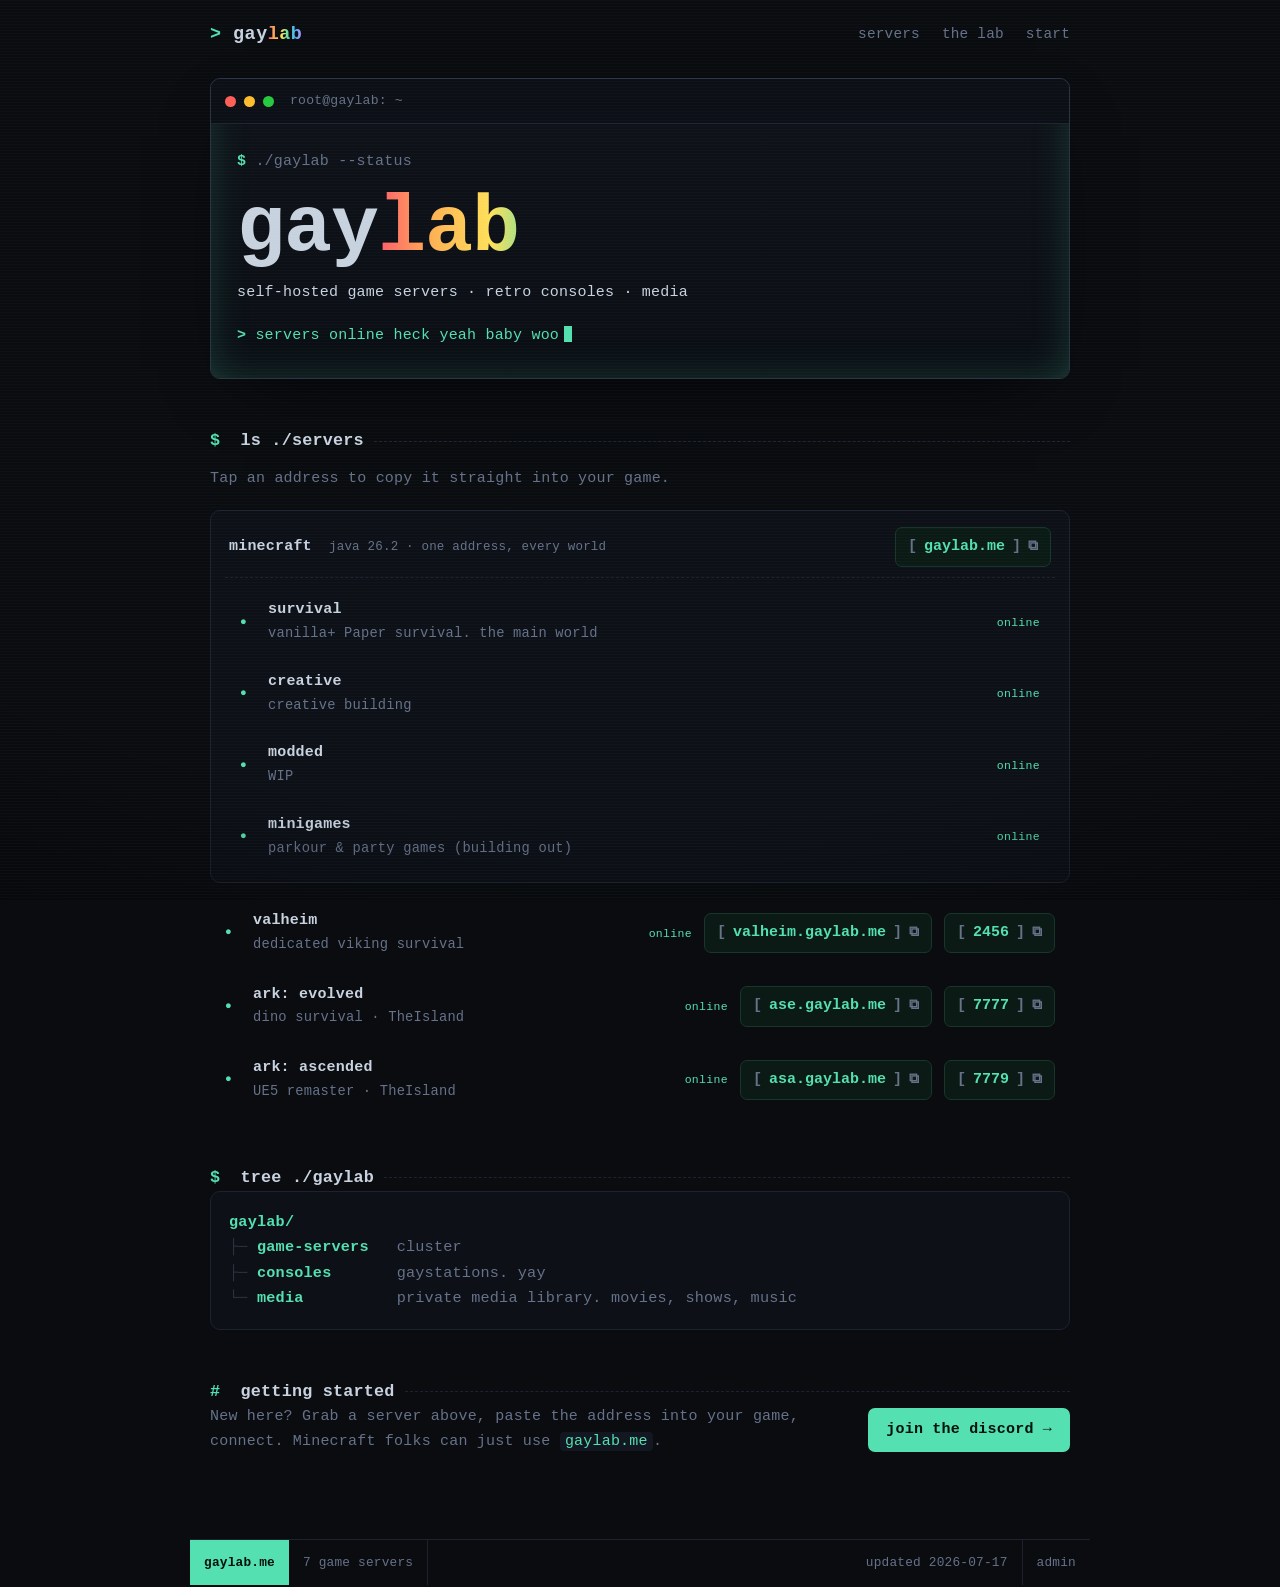
<file: index.html>
<!DOCTYPE html>
<html lang="en">
<head>
  <meta charset="utf-8" />
  <meta name="viewport" content="width=device-width, initial-scale=1" />
  <title>gaylab — self-hosted game servers, consoles &amp; media</title>
  <meta name="description" content="gaylab.me — a home-grown cluster running game servers, retro consoles, and a media library. Grab a server address and jump in." />
  <meta name="theme-color" content="#0a0c10" />
  <link rel="icon" href="favicon.svg" type="image/svg+xml" />
  <meta property="og:title" content="gaylab" />
  <meta property="og:description" content="Self-hosted game servers, retro consoles &amp; media." />
  <meta property="og:type" content="website" />
  <meta property="og:url" content="https://gaylab.me" />
  <link rel="stylesheet" href="style.css" />
</head>
<body>
  <a class="skip" href="#main">skip to content</a>
  <div class="scanlines" aria-hidden="true"></div>

  <header class="topbar">
    <a class="brand" href="./"><span class="prompt" aria-hidden="true">&gt;</span> gay<span class="grad">lab</span></a>
    <nav class="nav" aria-label="Primary">
      <a href="#servers">servers</a>
      <a href="#lab">the lab</a>
      <a href="#start">start</a>
    </nav>
  </header>

  <main id="main" class="wrap">
    <section class="term" aria-label="Intro">
      <div class="term-bar" aria-hidden="true">
        <span class="dot d-r"></span><span class="dot d-y"></span><span class="dot d-g"></span>
        <span class="term-title">root@gaylab: ~</span>
      </div>
      <div class="term-body">
        <p class="line"><span class="pr">$</span> ./gaylab --status</p>
        <h1 class="wordmark">gay<span class="grad">lab</span></h1>
        <p class="tag">self-hosted game servers &middot; retro consoles &middot; media</p>
        <p class="line boot" id="status-banner"><span class="pr">&gt;</span> <span id="boot-text">online</span><span class="cursor" aria-hidden="true"></span></p>
      </div>
    </section>

    <section id="servers" class="block">
      <h2 class="head"><span class="pr">$</span>&nbsp;ls ./servers<span class="rule" aria-hidden="true"></span></h2>
      <p class="note">Tap an address to copy it straight into your game.</p>
      <div id="minecraft"></div>
      <div id="games" class="rows"></div>
    </section>

    <section id="lab" class="block">
      <h2 class="head"><span class="pr">$</span>&nbsp;tree ./gaylab<span class="rule" aria-hidden="true"></span></h2>
      <div id="lab-tree" class="tree"></div>
    </section>

    <section id="start" class="block">
      <h2 class="head"><span class="pr">#</span>&nbsp;getting started<span class="rule" aria-hidden="true"></span></h2>
      <div class="startgrid">
        <p class="note">New here? Grab a server above, paste the address into your game, connect. Minecraft folks can just use <code>gaylab.me</code>.</p>
        <a class="btn" id="discord-link" href="https://discord.gg/87yQPrNyu" hidden>join the discord &rarr;</a>
      </div>
    </section>
  </main>

  <footer class="statusline" aria-label="Status">
    <span class="seg seg-accent">gaylab.me</span>
    <span class="seg" id="seg-count">&mdash; servers</span>
    <span class="seg push" id="seg-updated">updated &mdash;</span>
    <span class="seg seg-admin"><a id="admin-link" href="#">admin</a></span>
  </footer>

  <div id="toast" class="toast" role="status" aria-live="polite"></div>

  <script src="data.js"></script>
  <script src="app.js"></script>
</body>
</html>
</file>
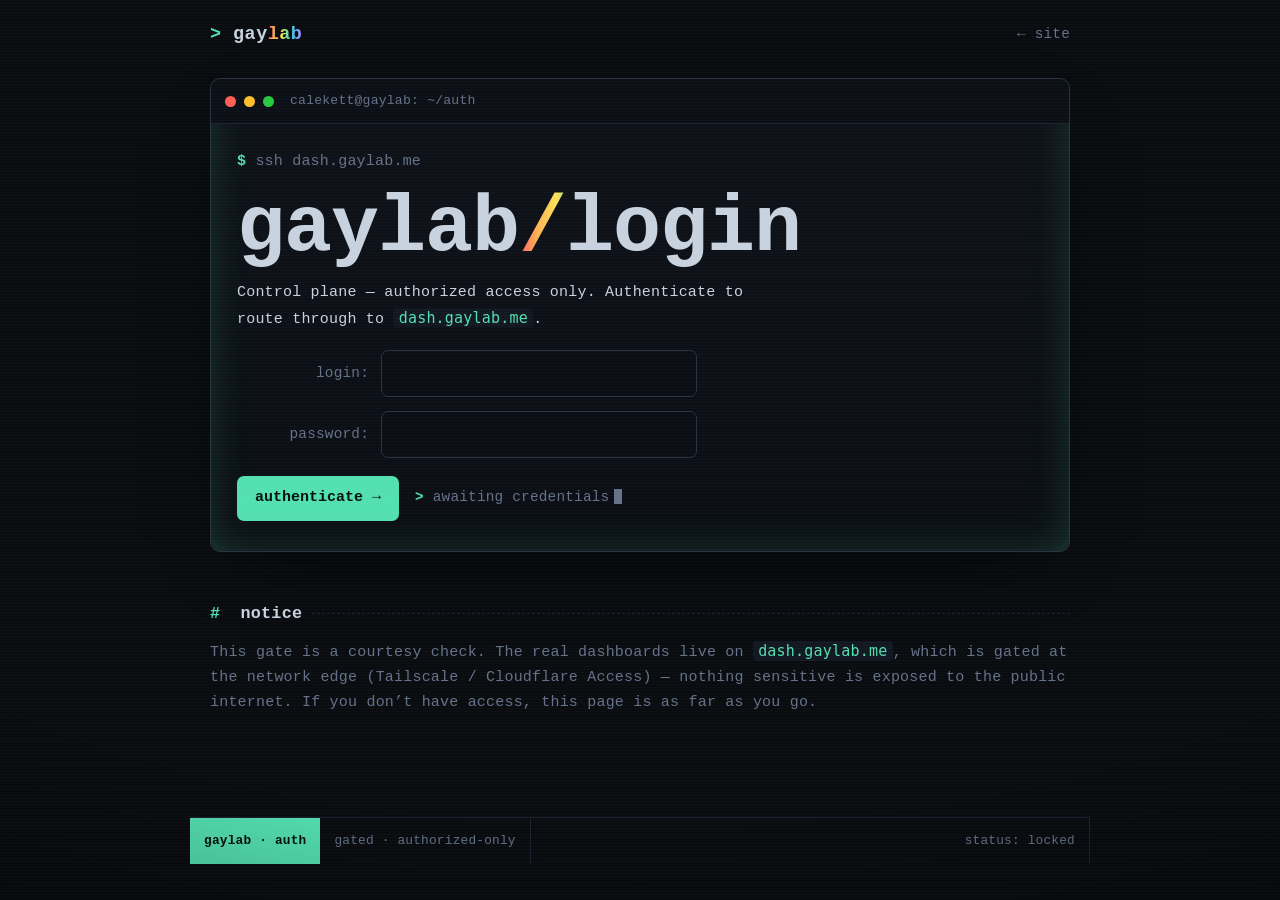
<file: dash/index.html>
<!DOCTYPE html>
<html lang="en">
<head>
  <meta charset="utf-8" />
  <meta name="viewport" content="width=device-width, initial-scale=1" />
  <title>gaylab — control plane login</title>
  <meta name="description" content="GayLab control plane — authorized access only." />
  <meta name="theme-color" content="#0a0c10" />
  <meta name="robots" content="noindex, nofollow" />
  <meta name="referrer" content="no-referrer" />
  <link rel="icon" href="../favicon.svg" type="image/svg+xml" />
  <link rel="stylesheet" href="../style.css" />
</head>
<body>
  <a class="skip" href="#main">skip to content</a>
  <div class="scanlines" aria-hidden="true"></div>

  <header class="topbar">
    <a class="brand" href="/"><span class="prompt" aria-hidden="true">&gt;</span> gay<span class="grad">lab</span></a>
    <nav class="nav" aria-label="Primary"><a href="/">&larr; site</a></nav>
  </header>

  <main id="main" class="wrap">
    <section class="term" aria-label="Login">
      <div class="term-bar" aria-hidden="true">
        <span class="dot d-r"></span><span class="dot d-y"></span><span class="dot d-g"></span>
        <span class="term-title">calekett@gaylab: ~/auth</span>
      </div>
      <div class="term-body">
        <p class="line"><span class="pr">$</span> ssh dash.gaylab.me</p>
        <h1 class="wordmark">gaylab<span class="grad">/</span>login</h1>
        <p class="tag">Control plane &mdash; authorized access only. Authenticate to route through to <code>dash.gaylab.me</code>.</p>

        <!-- method=post + onsubmit=return false: fail-safe so a plaintext password can never
             land in the URL/history if auth.js ever fails to attach its submit handler. -->
        <form class="auth" id="auth-form" method="post" autocomplete="off" novalidate onsubmit="return false">
          <div class="field">
            <label class="k" for="u">login:</label>
            <input id="u" name="u" type="text" inputmode="text"
                   autocomplete="username" autocapitalize="off" autocorrect="off"
                   spellcheck="false" required aria-describedby="auth-stat" />
          </div>
          <div class="field">
            <label class="k" for="p">password:</label>
            <input id="p" name="p" type="password"
                   autocomplete="current-password" required aria-describedby="auth-stat" />
          </div>
          <div class="authrow">
            <button class="btn" type="submit" id="auth-go">authenticate &rarr;</button>
            <p class="authstat" id="auth-stat" role="status" aria-live="polite">
              <span class="pr">&gt;</span> awaiting credentials<span class="cursor" aria-hidden="true"></span>
            </p>
          </div>
        </form>
      </div>
    </section>

    <section class="block">
      <h2 class="head"><span class="pr">#</span>&nbsp;notice<span class="rule" aria-hidden="true"></span></h2>
      <p class="note">This gate is a courtesy check. The real dashboards live on <code>dash.gaylab.me</code>,
        which is gated at the network edge (Tailscale / Cloudflare Access) &mdash; nothing sensitive is
        exposed to the public internet. If you don&rsquo;t have access, this page is as far as you go.</p>
    </section>
  </main>

  <footer class="statusline" aria-label="Status">
    <span class="seg seg-accent">gaylab &middot; auth</span>
    <span class="seg">gated &middot; authorized-only</span>
    <span class="seg push">status: locked</span>
  </footer>

  <script src="auth.js"></script>
</body>
</html>
</file>
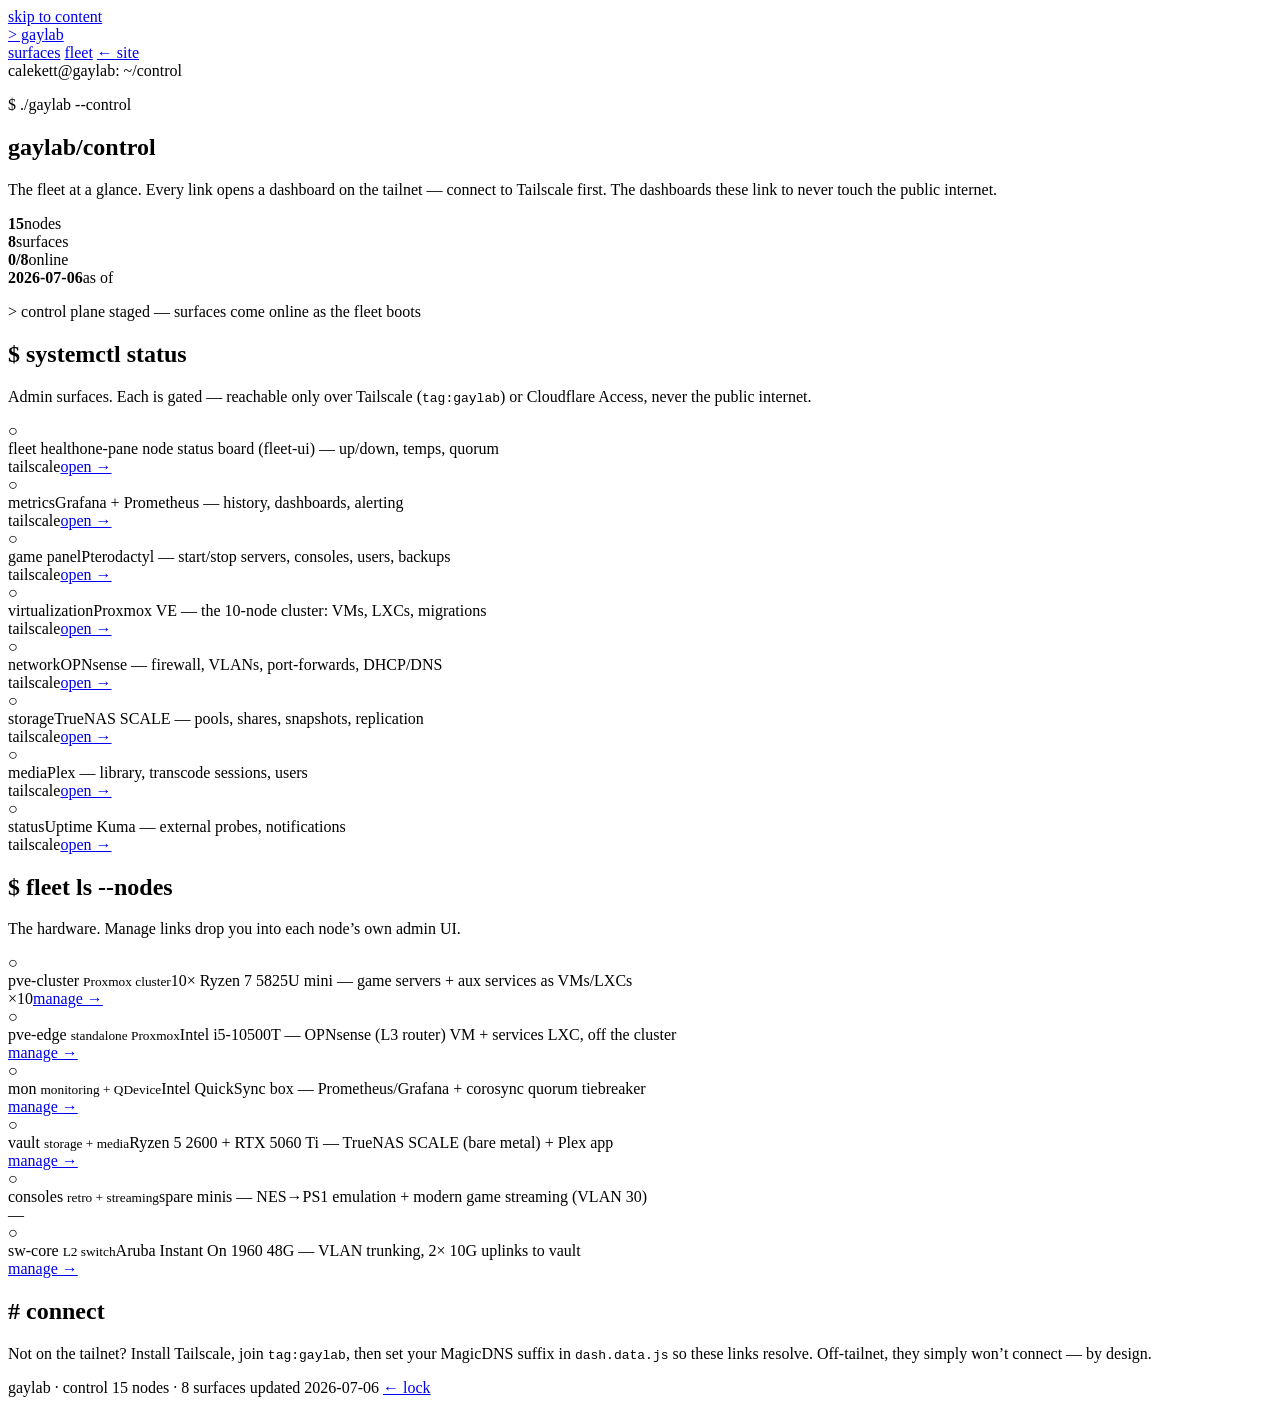
<file: dash/console/index.html>
<!DOCTYPE html>
<html lang="en">
<head>
  <meta charset="utf-8" />
  <meta name="viewport" content="width=device-width, initial-scale=1" />
  <title>gaylab control plane</title>
  <meta name="description" content="GayLab fleet control plane — private, gated at the edge." />
  <meta name="theme-color" content="#0a0c10" />
  <meta name="robots" content="noindex, nofollow" />
  <meta name="referrer" content="no-referrer" />
  <!-- Assets are absolute so the hub stays themed whether it's served at
       gaylab.me/dash/console/ (preview) or at the dash.gaylab.me root (real). -->
  <link rel="icon" href="https://gaylab.me/favicon.svg" type="image/svg+xml" />
  <link rel="stylesheet" href="https://gaylab.me/style.css" />
</head>
<body>
  <a class="skip" href="#main">skip to content</a>
  <div class="scanlines" aria-hidden="true"></div>

  <header class="topbar">
    <a class="brand" href="https://gaylab.me/"><span class="prompt" aria-hidden="true">&gt;</span> gay<span class="grad">lab</span></a>
    <nav class="nav" aria-label="Primary">
      <a href="#surfaces">surfaces</a>
      <a href="#fleet">fleet</a>
      <a href="https://gaylab.me/">&larr; site</a>
    </nav>
  </header>

  <main id="main" class="wrap">
    <section class="term" aria-label="Control plane">
      <div class="term-bar" aria-hidden="true">
        <span class="dot d-r"></span><span class="dot d-y"></span><span class="dot d-g"></span>
        <span class="term-title">calekett@gaylab: ~/control</span>
      </div>
      <div class="term-body">
        <p class="line"><span class="pr">$</span> ./gaylab --control</p>
        <h1 class="wordmark">gaylab<span class="grad">/</span>control</h1>
        <p class="tag">The fleet at a glance. Every link opens a dashboard on the tailnet &mdash; connect to
          Tailscale first. The dashboards these link to never touch the public internet.</p>
        <div class="statgrid" id="stats"></div>
        <p class="line boot" id="status-banner"><span class="pr">&gt;</span> <span id="boot-text">booting</span><span class="cursor" aria-hidden="true"></span></p>
      </div>
    </section>

    <section id="surfaces" class="block">
      <h2 class="head"><span class="pr">$</span>&nbsp;systemctl status<span class="rule" aria-hidden="true"></span></h2>
      <p class="note">Admin surfaces. Each is gated &mdash; reachable only over Tailscale (<code>tag:gaylab</code>) or Cloudflare Access, never the public internet.</p>
      <div class="rows" id="services"></div>
    </section>

    <section id="fleet" class="block">
      <h2 class="head"><span class="pr">$</span>&nbsp;fleet ls --nodes<span class="rule" aria-hidden="true"></span></h2>
      <p class="note">The hardware. Manage links drop you into each node&rsquo;s own admin UI.</p>
      <div class="rows" id="nodes"></div>
    </section>

    <section class="block">
      <h2 class="head"><span class="pr">#</span>&nbsp;connect<span class="rule" aria-hidden="true"></span></h2>
      <p class="note">Not on the tailnet? Install Tailscale, join <code>tag:gaylab</code>, then set your MagicDNS
        suffix in <code>dash.data.js</code> so these links resolve. Off-tailnet, they simply won&rsquo;t connect &mdash; by design.</p>
    </section>
  </main>

  <footer class="statusline" aria-label="Status">
    <span class="seg seg-accent">gaylab &middot; control</span>
    <span class="seg" id="seg-nodes">&mdash;</span>
    <span class="seg push" id="seg-updated">updated &mdash;</span>
    <span class="seg seg-admin"><a href="https://gaylab.me/dash/">&larr; lock</a></span>
  </footer>

  <script src="dash.data.js"></script>
  <script src="dash.app.js"></script>
</body>
</html>
</file>
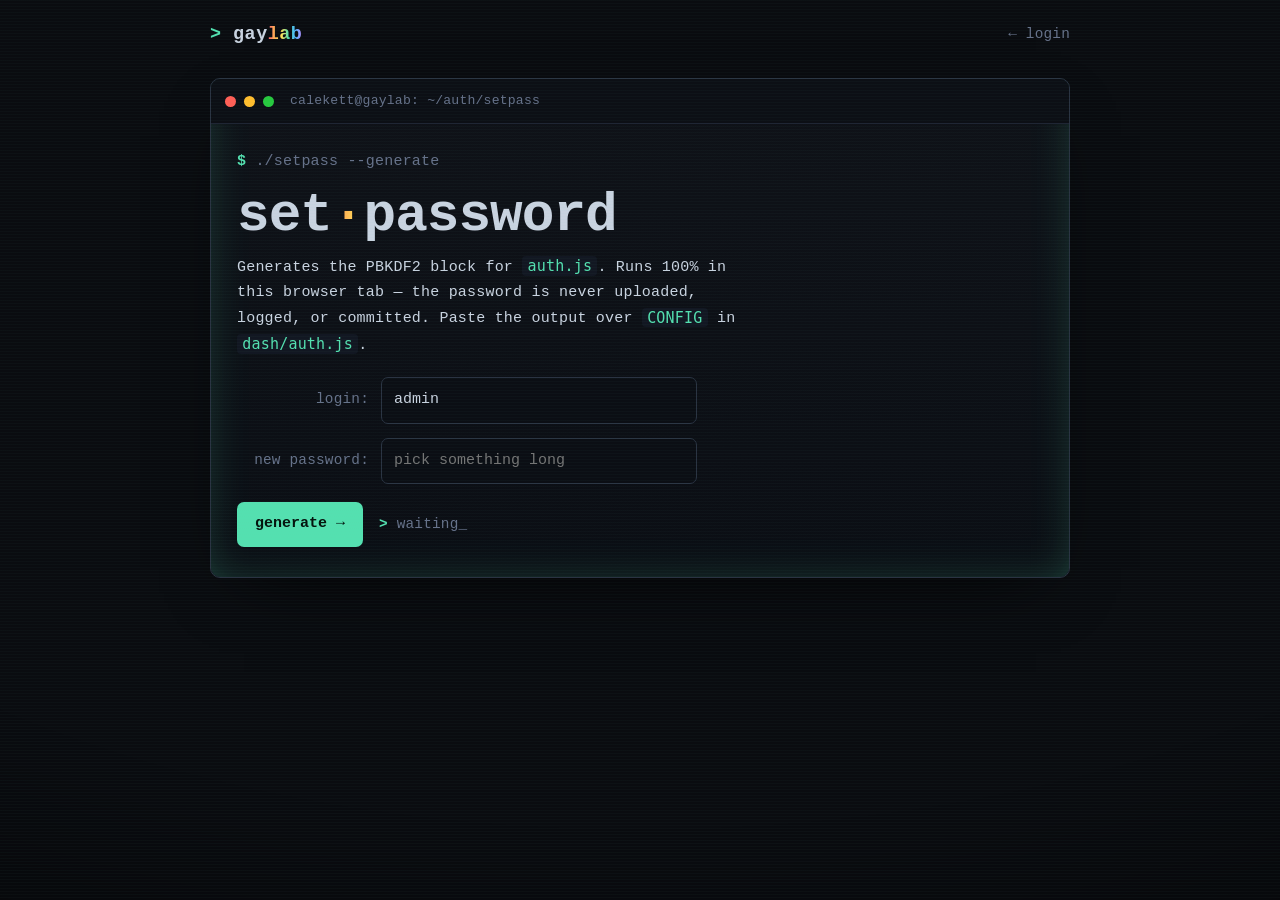
<file: dash/setpass.html>
<!DOCTYPE html>
<html lang="en">
<head>
  <meta charset="utf-8" />
  <meta name="viewport" content="width=device-width, initial-scale=1" />
  <title>gaylab — set login password</title>
  <meta name="robots" content="noindex, nofollow" />
  <meta name="referrer" content="no-referrer" />
  <link rel="icon" href="../favicon.svg" type="image/svg+xml" />
  <link rel="stylesheet" href="../style.css" />
</head>
<body>
  <div class="scanlines" aria-hidden="true"></div>

  <header class="topbar">
    <a class="brand" href="/"><span class="prompt" aria-hidden="true">&gt;</span> gay<span class="grad">lab</span></a>
    <nav class="nav" aria-label="Primary"><a href="./">&larr; login</a></nav>
  </header>

  <main class="wrap">
    <section class="term" aria-label="Set password">
      <div class="term-bar" aria-hidden="true">
        <span class="dot d-r"></span><span class="dot d-y"></span><span class="dot d-g"></span>
        <span class="term-title">calekett@gaylab: ~/auth/setpass</span>
      </div>
      <div class="term-body">
        <p class="line"><span class="pr">$</span> ./setpass --generate</p>
        <h1 class="wordmark" style="font-size:clamp(2rem,8vw,3.4rem)">set<span class="grad">·</span>password</h1>
        <p class="tag">Generates the PBKDF2 block for <code>auth.js</code>. Runs 100% in this browser tab &mdash;
          the password is never uploaded, logged, or committed. Paste the output over <code>CONFIG</code> in
          <code>dash/auth.js</code>.</p>

        <form class="auth" id="gen-form" autocomplete="off" novalidate>
          <div class="field">
            <label class="k" for="user">login:</label>
            <input id="user" type="text" value="admin" autocapitalize="off" autocorrect="off" spellcheck="false" />
          </div>
          <div class="field">
            <label class="k" for="pw">new&nbsp;password:</label>
            <input id="pw" type="text" placeholder="pick something long" autocapitalize="off" autocorrect="off" spellcheck="false" />
          </div>
          <div class="authrow">
            <button class="btn" type="submit">generate &rarr;</button>
            <p class="authstat" id="gen-stat"><span class="pr">&gt;</span> waiting_</p>
          </div>
        </form>
      </div>
    </section>

    <section class="block" id="out-wrap" hidden>
      <h2 class="head"><span class="pr">$</span>&nbsp;paste into dash/auth.js<span class="rule" aria-hidden="true"></span></h2>
      <p class="note">Replace the <code>CONFIG</code> object in <code>dash/auth.js</code> with this, then commit &amp; push.</p>
      <div class="tree"><code id="out" style="display:block;white-space:pre;background:none;padding:0;color:var(--fg)"></code></div>
      <div class="startgrid" style="margin-top:14px">
        <p class="note" style="margin:0">Copy it, drop it in, done.</p>
        <button class="btn" type="button" id="copy">copy block &rarr;</button>
      </div>
    </section>
  </main>

  <div id="toast" class="toast" role="status" aria-live="polite"></div>

  <script>
  (function () {
    "use strict";
    var ITER = 210000;
    var form = document.getElementById("gen-form");
    var stat = document.getElementById("gen-stat");
    var outWrap = document.getElementById("out-wrap");
    var out = document.getElementById("out");
    var lastBlock = "";

    function say(m) { stat.innerHTML = '<span class="pr">&gt;</span> ' + m; }
    function hex(buf) {
      var b = new Uint8Array(buf), s = "";
      for (var i = 0; i < b.length; i++) s += b[i].toString(16).padStart(2, "0");
      return s;
    }
    function toast(msg) {
      var t = document.getElementById("toast");
      if (!t) return;
      t.textContent = msg; t.classList.add("show");
      setTimeout(function () { t.classList.remove("show"); }, 1600);
    }

    form.addEventListener("submit", function (e) {
      e.preventDefault();
      var user = (document.getElementById("user").value || "admin").trim();
      var pw = document.getElementById("pw").value || "";
      if (pw.length < 4) { say("password too short"); return; }
      var subtle = window.crypto && window.crypto.subtle;
      if (!subtle) { say("crypto unavailable — open over https or file://"); return; }
      say("deriving&hellip;");
      var salt = window.crypto.getRandomValues(new Uint8Array(16));
      var enc = new TextEncoder();
      subtle.importKey("raw", enc.encode(pw), { name: "PBKDF2" }, false, ["deriveBits"])
        .then(function (key) {
          return subtle.deriveBits({ name: "PBKDF2", salt: salt, iterations: ITER, hash: "SHA-256" }, key, 256);
        })
        .then(function (bits) {
          var block =
            'var CONFIG = {\n' +
            '  redirect: "https://dash.gaylab.me/",\n' +
            '  username: ' + JSON.stringify(user) + ',\n' +
            '  iterations: ' + ITER + ',\n' +
            '  salt: "' + hex(salt.buffer) + '",\n' +
            '  hash: "' + hex(bits) + '"\n' +
            '};';
          lastBlock = block;
          out.textContent = block;
          outWrap.hidden = false;
          say("done — block ready below");
        })
        .catch(function () { say("failed — try again"); });
    });

    document.getElementById("copy").addEventListener("click", function () {
      if (!lastBlock) return;
      (navigator.clipboard && navigator.clipboard.writeText
        ? navigator.clipboard.writeText(lastBlock)
        : Promise.reject()
      ).then(function () { toast("copied config block"); }, function () {
        var r = document.createRange(); r.selectNodeContents(out);
        var sel = window.getSelection(); sel.removeAllRanges(); sel.addRange(r);
        try { document.execCommand("copy"); toast("copied config block"); } catch (x) {}
      });
    });
  })();
  </script>
</body>
</html>
</file>
<file: style.css>
/* gaylab.me — "lab console" terminal theme. Vanilla CSS, no build step. */
:root {
  --bg: #0a0c10;
  --panel: #0f1218;
  --panel-2: #0b0e14;
  --line: #1c2230;
  --frame: #2a3342;
  --fg: #c9d3e0;
  --dim: #66728a;
  --accent: #54e0b0;                 /* phosphor mint */
  --amber: #ffb454;
  --red: #ff5d6c;
  --grad: linear-gradient(90deg,#ff5d6c,#ffb454,#ffe05a,#54e0b0,#4db5ff,#b98cff);
  --mono: ui-monospace,"Cascadia Code","JetBrains Mono","SF Mono",Menlo,Consolas,"Liberation Mono",monospace;
  --maxw: 900px;
}
* { box-sizing: border-box; }
html { scroll-behavior: smooth; }
body {
  margin: 0; background: var(--bg); color: var(--fg);
  font: 15px/1.65 var(--mono); letter-spacing: .2px;
  -webkit-font-smoothing: antialiased;
}
a { color: var(--accent); text-decoration: none; }
a:hover { text-decoration: underline; }
h1, h2 { margin: 0; font-weight: 700; }
code { color: var(--accent); background: #121722; padding: .05em .35em; border-radius: 4px; }
.pr { color: var(--accent); font-weight: 700; }
.grad { background: var(--grad); -webkit-background-clip: text; background-clip: text; color: transparent; }

/* faint CRT scanlines + vignette (static, so it's fine with reduced-motion) */
.scanlines {
  position: fixed; inset: 0; pointer-events: none; z-index: 3;
  background:
    repeating-linear-gradient(to bottom, rgba(120,200,180,.03) 0 1px, transparent 1px 3px),
    radial-gradient(130% 100% at 50% 30%, transparent 62%, rgba(0,0,0,.55) 100%);
}
.skip { position: absolute; left: -999px; background: var(--accent); color: #04120c; padding: .5em 1em; }
.skip:focus { left: 0; top: 0; z-index: 10; }

/* top bar */
.topbar { max-width: var(--maxw); margin: 0 auto; padding: 20px; display: flex; align-items: center; justify-content: space-between; }
.brand { color: var(--fg); font-weight: 700; font-size: 1.15rem; letter-spacing: .5px; }
.brand .prompt { color: var(--accent); }
.brand:hover { text-decoration: none; }
.nav { display: flex; gap: 22px; }
.nav a { color: var(--dim); font-size: .9rem; }
.nav a:hover { color: var(--fg); text-decoration: none; }

.wrap { max-width: var(--maxw); margin: 0 auto; padding: 8px 20px 40px; }

/* terminal hero */
.term {
  border: 1px solid var(--frame); border-radius: 10px; overflow: hidden;
  background: linear-gradient(180deg, var(--panel), var(--panel-2));
  box-shadow: 0 24px 70px -34px #000, inset 0 0 70px -46px var(--accent);
}
.term-bar { display: flex; align-items: center; gap: 8px; padding: 11px 14px; background: #0c0f15; border-bottom: 1px solid var(--line); }
.term-bar .dot { width: 11px; height: 11px; border-radius: 50%; }
.d-r { background: #ff5f56; } .d-y { background: #ffbd2e; } .d-g { background: #27c93f; }
.term-title { margin-left: 8px; color: var(--dim); font-size: .82rem; }
.term-body { padding: 26px 26px 30px; }
.line { margin: 0 0 6px; color: var(--dim); }
.wordmark { font-size: clamp(2.6rem, 11vw, 5rem); font-weight: 800; letter-spacing: -1px; line-height: 1.05; margin: 12px 0 10px; color: var(--fg); }
.wordmark .grad { background: var(--grad); background-size: 200% auto; -webkit-background-clip: text; background-clip: text; color: transparent; animation: pan 9s linear infinite; }
@keyframes pan { to { background-position: 200% center; } }
.tag { max-width: 58ch; color: var(--fg); margin: 0 0 18px; }
.boot { color: var(--accent); margin: 16px 0 0; }
.boot.warn { color: var(--amber); }
.cursor { display: inline-block; width: .55em; height: 1.05em; background: currentColor; margin-left: 5px; vertical-align: -3px; animation: blink 1.1s steps(1) infinite; }
@keyframes blink { 50% { opacity: 0; } }

/* section heads, prompt-style */
.block { margin-top: 48px; }
.head { display: flex; align-items: center; gap: 10px; font-size: 1.05rem; color: var(--fg); }
.head .rule { flex: 1; border-top: 1px dashed var(--line); }
.note { color: var(--dim); margin: 12px 0 18px; }

/* server rows (systemctl-ish output) */
.rows { display: flex; flex-direction: column; gap: 2px; }
.row, .mc-world { display: grid; grid-template-columns: 16px 1fr auto; align-items: center; gap: 12px; padding: 11px 14px; border: 1px solid transparent; border-radius: 8px; }
.row:hover { border-color: var(--line); background: #0d1017; }
.glyph { font-size: .7rem; line-height: 1; }
.g-online { color: var(--accent); } .g-offline { color: var(--red); } .g-maint { color: var(--amber); } .g-planned { color: var(--dim); }
.rc { min-width: 0; display: flex; flex-direction: column; }
.rname { font-weight: 700; color: var(--fg); }
.rdesc { color: var(--dim); font-size: .86rem; white-space: nowrap; overflow: hidden; text-overflow: ellipsis; }
.rright { display: flex; align-items: center; gap: 12px; justify-content: flex-end; }
.pill { font-size: .72rem; letter-spacing: .3px; white-space: nowrap; }

/* minecraft sub-panel */
.mc { border: 1px solid var(--line); border-radius: 10px; padding: 16px 14px 10px; margin-bottom: 14px; background: #0d1017; }
.mc-top { display: flex; align-items: center; justify-content: space-between; gap: 14px; flex-wrap: wrap; padding: 0 4px 10px; border-bottom: 1px dashed var(--line); margin-bottom: 8px; }
.mc-name { font-weight: 700; color: var(--fg); }
.mc-name small { color: var(--dim); font-weight: 400; margin-left: 8px; }
.mc-world .rdesc { white-space: normal; }

/* address chip */
.addr { display: inline-flex; align-items: center; gap: 7px; font: inherit; font-weight: 700; color: var(--accent); background: #0b1a15; border: 1px solid #17372c; border-radius: 7px; padding: 7px 12px; cursor: pointer; transition: border-color .15s, transform .1s; }
.addr:hover { border-color: var(--accent); }
.addr:active { transform: scale(.97); }
.addr .br { color: var(--dim); }
.addr .ic { color: var(--dim); font-size: .9em; }

/* tree */
.tree { border: 1px solid var(--line); border-radius: 10px; padding: 18px; background: #0d1017; overflow-x: auto; font-size: .95rem; }
.t-row { display: block; white-space: pre; }
.t-branch { color: var(--frame); }
.t-name { color: var(--accent); font-weight: 700; }
.t-desc { color: var(--dim); }

/* start */
.startgrid { display: flex; align-items: center; gap: 20px; flex-wrap: wrap; }
.startgrid .note { margin: 0; flex: 1; min-width: 260px; }
.btn { display: inline-flex; align-items: center; gap: 8px; font: inherit; font-weight: 700; color: #04120c; background: var(--accent); border: 0; border-radius: 7px; padding: 10px 18px; cursor: pointer; }
.btn:hover { text-decoration: none; filter: brightness(1.08); }

/* statusline footer */
.statusline { max-width: var(--maxw); margin: 44px auto 0; display: flex; align-items: stretch; font-size: .8rem; border-top: 1px solid var(--line); flex-wrap: wrap; }
.seg { padding: 12px 14px; color: var(--dim); border-right: 1px solid var(--line); display: flex; align-items: center; }
.seg-accent { color: #04120c; background: var(--accent); font-weight: 700; border-right: 0; }
.seg.push { margin-left: auto; }
.seg-admin { border-right: 0; }
.seg-admin a { color: var(--dim); }
.seg-admin a:hover { color: var(--fg); }

/* toast */
.toast { position: fixed; left: 50%; bottom: 26px; transform: translate(-50%, 16px); background: #0f1218; color: var(--fg); border: 1px solid var(--frame); padding: 10px 18px; border-radius: 8px; opacity: 0; pointer-events: none; transition: opacity .18s, transform .18s; z-index: 5; font-weight: 700; }
.toast.show { opacity: 1; transform: translate(-50%, 0); }
.toast::before { content: "\2713 "; color: var(--accent); }

/* 404 */
.center-page { min-height: 78vh; display: flex; flex-direction: column; justify-content: center; align-items: center; }

/* ── login / setpass form ── */
.auth { display: flex; flex-direction: column; gap: 14px; margin-top: 14px; max-width: 460px; }
.auth.shake { animation: shake .34s ease; }
@keyframes shake { 10%,90% { transform: translateX(-1px); } 30%,70% { transform: translateX(3px); } 50% { transform: translateX(-6px); } }
.field { display: grid; grid-template-columns: 132px 1fr; align-items: center; gap: 12px; }
.field .k { color: var(--dim); font-size: .9rem; text-align: right; }
.field input {
  font: inherit; color: var(--fg); background: #0b0e14; border: 1px solid var(--frame);
  border-radius: 7px; padding: 10px 12px; width: 100%; caret-color: var(--accent);
}
.field input:focus { outline: none; border-color: var(--accent); box-shadow: 0 0 0 2px rgba(84,224,176,.16); }
.authrow { display: flex; align-items: center; gap: 16px; flex-wrap: wrap; margin-top: 4px; }
.authstat { margin: 0; color: var(--dim); font-size: .9rem; }
.authstat.err { color: var(--red); }
.authstat.ok { color: var(--accent); }

/* ── dash hub ── */
.statgrid { display: flex; flex-wrap: wrap; gap: 10px; margin: 18px 0 4px; }
.stat { border: 1px solid var(--line); border-radius: 9px; padding: 11px 16px; background: #0d1017; min-width: 118px; }
.stat b { display: block; color: var(--fg); font-size: 1.4rem; font-weight: 800; line-height: 1.2; }
.stat span { color: var(--dim); font-size: .76rem; letter-spacing: .3px; }
.rows.wide .rdesc, .row.wide .rdesc { white-space: normal; }
.rname .role { color: var(--dim); font-weight: 400; font-size: .82rem; margin-left: 6px; }
.launch { font-weight: 700; white-space: nowrap; }
.launch.off { color: var(--dim); cursor: not-allowed; }
.launch.off:hover { text-decoration: none; }

@media (max-width: 560px) {
  .nav { display: none; }
  .row, .mc-world { grid-template-columns: 16px 1fr; }
  .rright { grid-column: 1 / -1; padding-left: 28px; justify-content: flex-start; }
  .field { grid-template-columns: 1fr; gap: 5px; }
  .field .k { text-align: left; }
  .stat { flex: 1; min-width: 44%; }
}
@media (prefers-reduced-motion: reduce) {
  * { animation: none !important; scroll-behavior: auto !important; transition: none !important; }
  .cursor { opacity: 1; }
}
</file>
